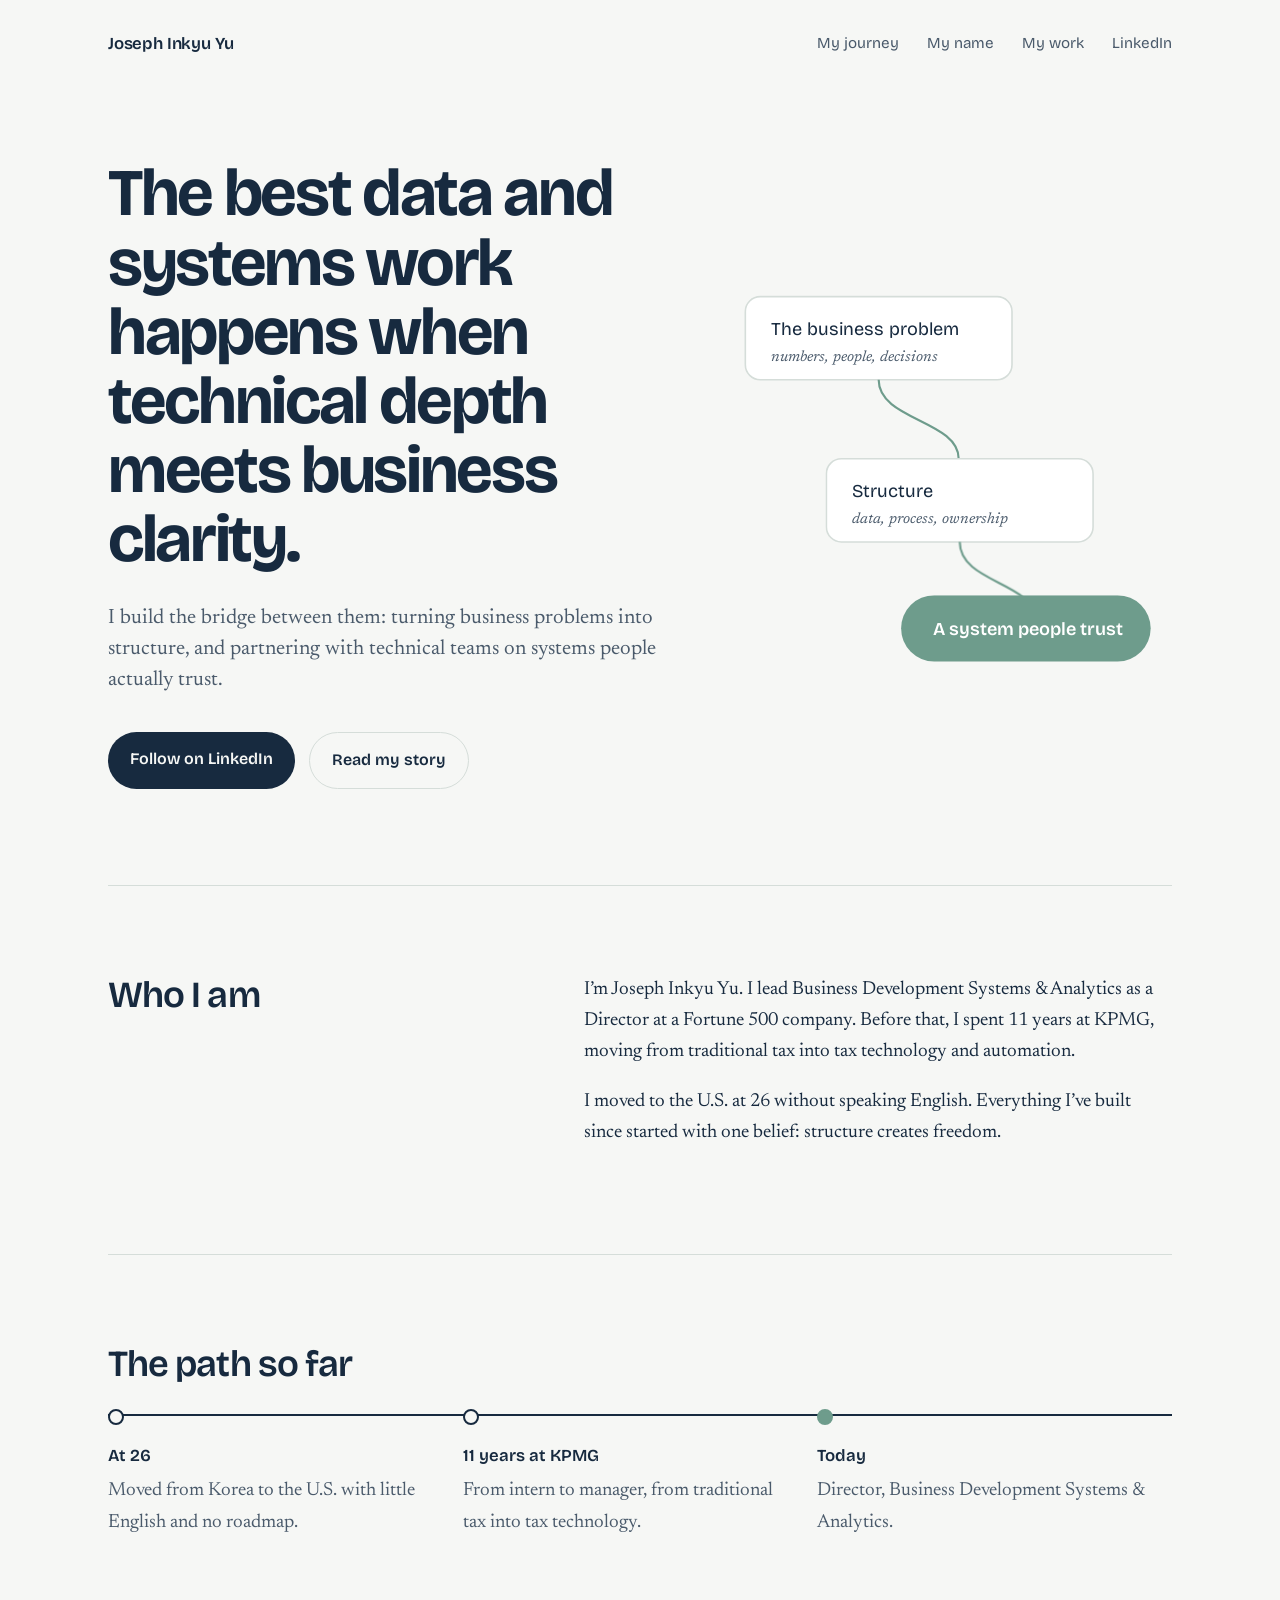
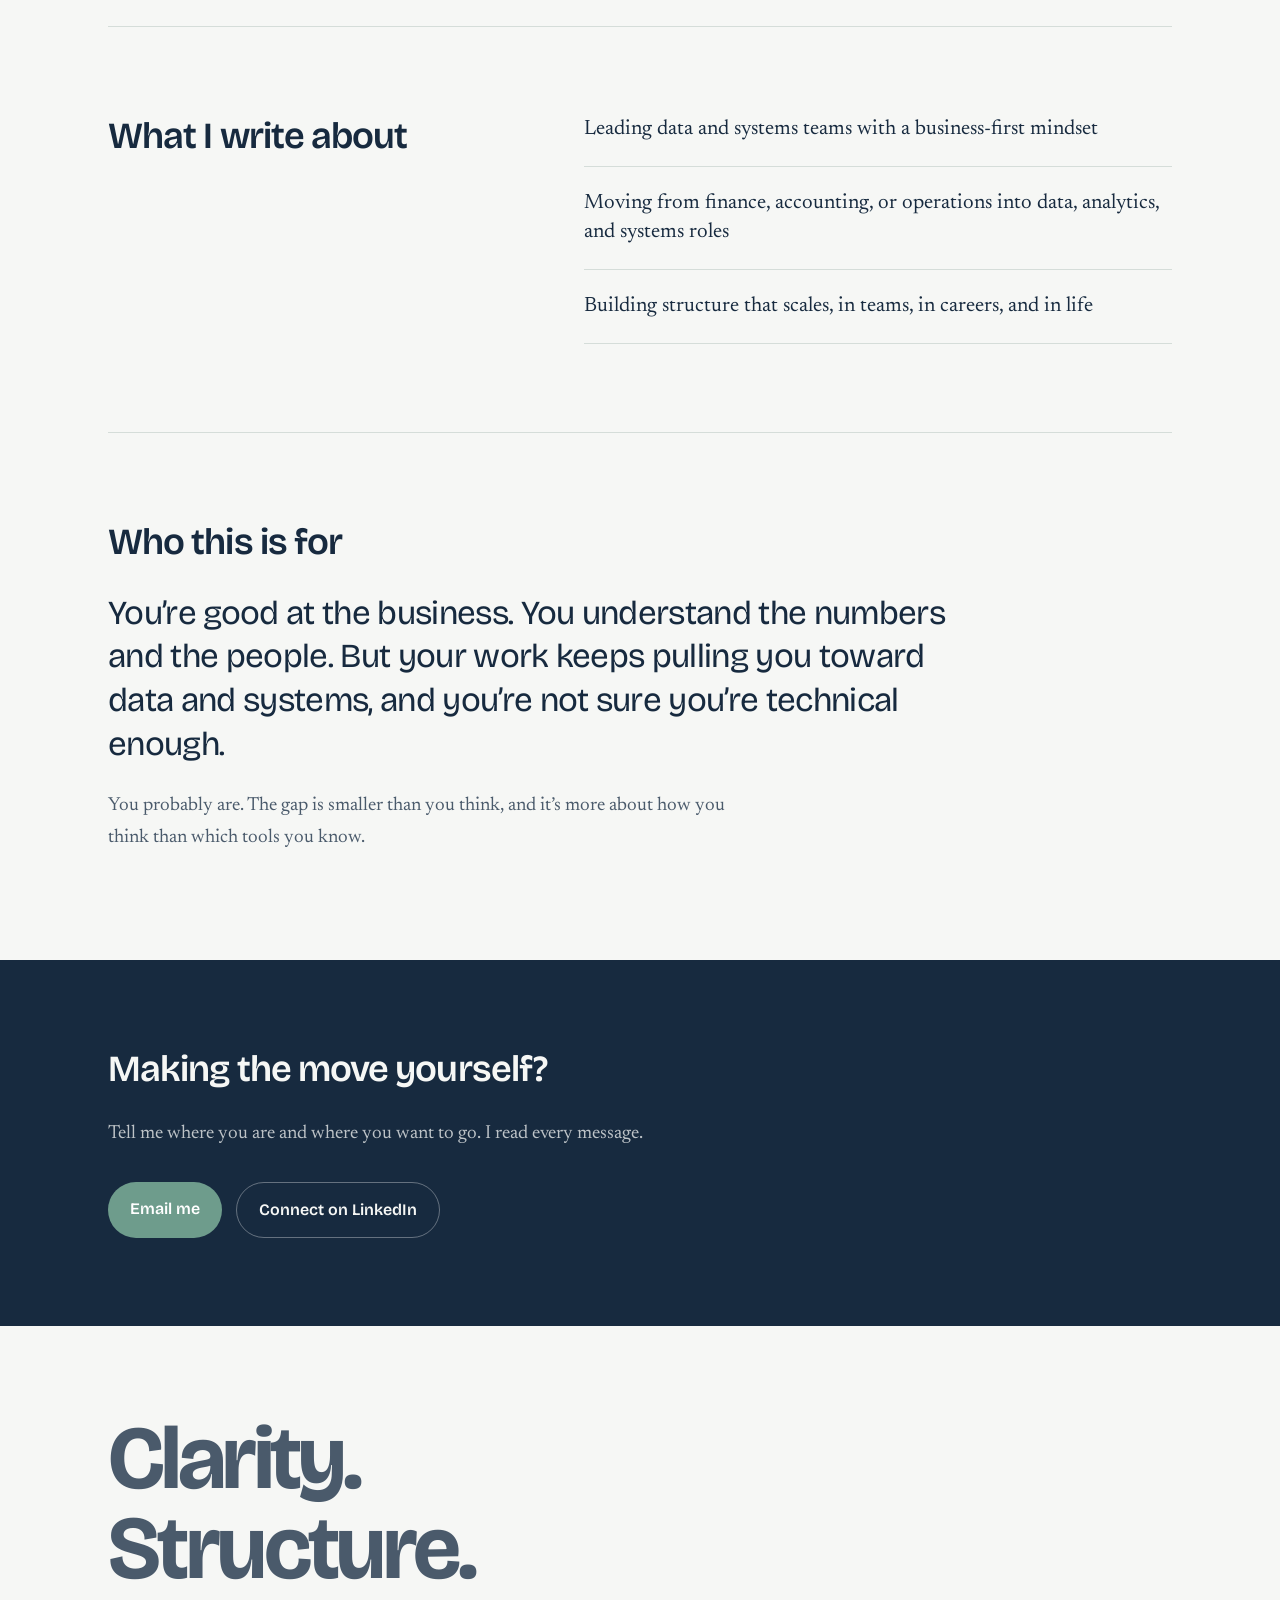
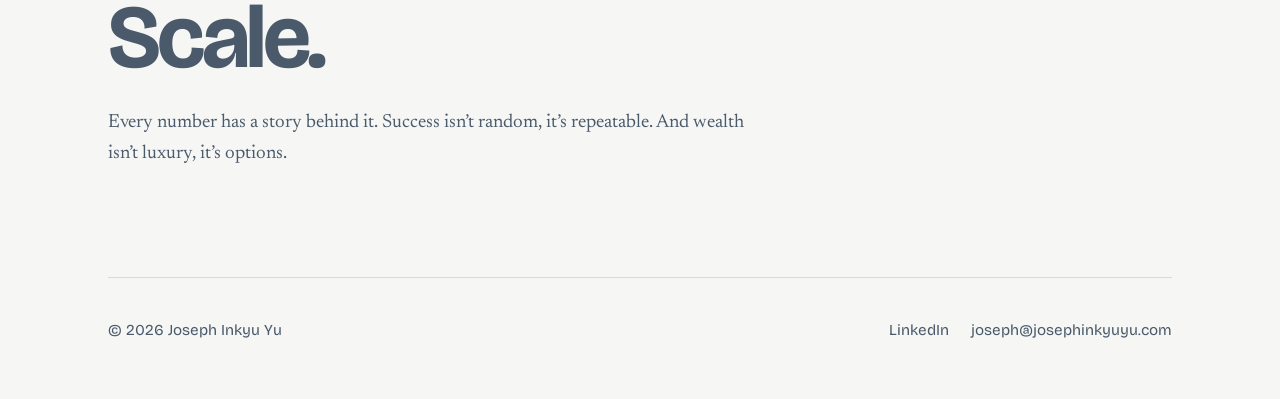
<file: index.html>
<!DOCTYPE html>
<html lang="en">
<head>
<meta charset="utf-8">
<meta name="viewport" content="width=device-width, initial-scale=1">
<title>Joseph Inkyu Yu | Business-first data & systems leadership</title>
<meta name="description" content="Joseph Inkyu Yu leads data and systems with a business-first mindset. Writing about how people from finance, accounting, and operations grow into data and systems roles.">
<meta property="og:title" content="Joseph Inkyu Yu">
<meta property="og:description" content="The best data and systems work happens when technical depth meets business clarity.">
<meta property="og:url" content="https://josephinkyuyu.com">
<link rel="preconnect" href="https://fonts.googleapis.com">
<link rel="preconnect" href="https://fonts.gstatic.com" crossorigin>
<link href="https://fonts.googleapis.com/css2?family=Bricolage+Grotesque:opsz,wght@12..96,400;12..96,600;12..96,700&family=Newsreader:ital,opsz,wght@0,6..72,400;0,6..72,500;1,6..72,400&display=swap" rel="stylesheet">
<link rel="stylesheet" href="/styles.css">
</head>
<body>
<div class="wrap">
  <header class="site">
    <a class="name" href="/">Joseph Inkyu Yu</a>
    <nav aria-label="Main">
      <ul>
        <li><a href="/my-journey">My journey</a></li>
        <li><a href="/the-story-behind-my-name">My name</a></li>
        <li><a href="/my-work">My work</a></li>
        <li><a href="https://linkedin.com/in/josephinkyuyu">LinkedIn</a></li>
      </ul>
    </nav>
  </header>

  <main>
    <div class="hero">
      <div>
        <h1>The best data and systems work happens when technical depth meets business clarity.</h1>
        <p class="measure">I build the bridge between them: turning business problems into structure, and partnering with technical teams on systems people actually trust.</p>
        <div class="actions">
          <a class="btn btn-primary" href="https://linkedin.com/in/josephinkyuyu">Follow on LinkedIn</a>
          <a class="btn btn-quiet" href="/my-journey">Read my story</a>
        </div>
      </div>

      <div class="system" aria-hidden="true">
        <svg viewBox="0 0 420 380" role="img">
          <rect class="node" x="20" y="24" width="250" height="78" rx="14"/>
          <text x="44" y="60">The business problem</text>
          <text class="sub" x="44" y="84">numbers, people, decisions</text>

          <path class="flow" d="M145 102 C 145 140, 220 140, 220 176"/>

          <g class="late l1">
            <rect class="node" x="96" y="176" width="250" height="78" rx="14"/>
            <text x="120" y="212">Structure</text>
            <text class="sub" x="120" y="236">data, process, ownership</text>
          </g>

          <path class="flow f2" d="M221 254 C 221 292, 290 292, 290 324"/>

          <g class="late l2">
            <rect class="node-end" x="166" y="304" width="234" height="62" rx="31"/>
            <text class="node-end-text" x="196" y="341">A system people trust</text>
          </g>
        </svg>
      </div>
    </div>

    <section class="two" aria-labelledby="who">
      <h2 id="who">Who I am</h2>
      <div class="measure">
        <p>I’m Joseph Inkyu Yu. I lead Business Development Systems &amp; Analytics as a Director at a Fortune 500 company. Before that, I spent 11 years at KPMG, moving from traditional tax into tax technology and automation.</p>
        <p>I moved to the U.S. at 26 without speaking English. Everything I’ve built since started with one belief: structure creates freedom.</p>
      </div>
    </section>

    <section aria-labelledby="path">
      <h2 id="path">The path so far</h2>
      <ol class="path">
        <li><span class="when">At 26</span><span class="what">Moved from Korea to the U.S. with little English and no roadmap.</span></li>
        <li><span class="when">11 years at KPMG</span><span class="what">From intern to manager, from traditional tax into tax technology.</span></li>
        <li><span class="when">Today</span><span class="what">Director, Business Development Systems &amp; Analytics.</span></li>
      </ol>
    </section>

    <section class="two" aria-labelledby="write">
      <h2 id="write">What I write about</h2>
      <ul class="topics">
        <li>Leading data and systems teams with a business-first mindset</li>
        <li>Moving from finance, accounting, or operations into data, analytics, and systems roles</li>
        <li>Building structure that scales, in teams, in careers, and in life</li>
      </ul>
    </section>

    <section class="for-you" aria-labelledby="for">
      <h2 id="for">Who this is for</h2>
      <blockquote>You’re good at the business. You understand the numbers and the people. But your work keeps pulling you toward data and systems, and you’re not sure you’re technical enough.</blockquote>
      <p class="measure">You probably are. The gap is smaller than you think, and it’s more about how you think than which tools you know.</p>
    </section>
  </main>
</div>

<section class="start" aria-labelledby="start">
  <div class="wrap">
    <h2 id="start">Making the move yourself?</h2>
    <p class="measure">Tell me where you are and where you want to go. I read every message.</p>
    <div class="actions">
      <a class="btn btn-primary" href="mailto:joseph@josephinkyuyu.com?subject=MOVE">Email me</a>
      <a class="btn btn-quiet" href="https://linkedin.com/in/josephinkyuyu">Connect on LinkedIn</a>
    </div>
  </div>
</section>

<div class="wrap">
  <section class="belief" aria-label="Philosophy" style="border-top:none">
    <p class="big">Clarity.<br>Structure.<br>Scale.</p>
    <p class="measure">Every number has a story behind it. Success isn’t random, it’s repeatable. And wealth isn’t luxury, it’s options.</p>
  </section>

  <footer>
    <span>© 2026 Joseph Inkyu Yu</span>
    <ul>
      <li><a href="https://linkedin.com/in/josephinkyuyu">LinkedIn</a></li>
      <li><a href="mailto:joseph@josephinkyuyu.com">joseph@josephinkyuyu.com</a></li>
    </ul>
  </footer>
</div>
</body>
</html>
</file>
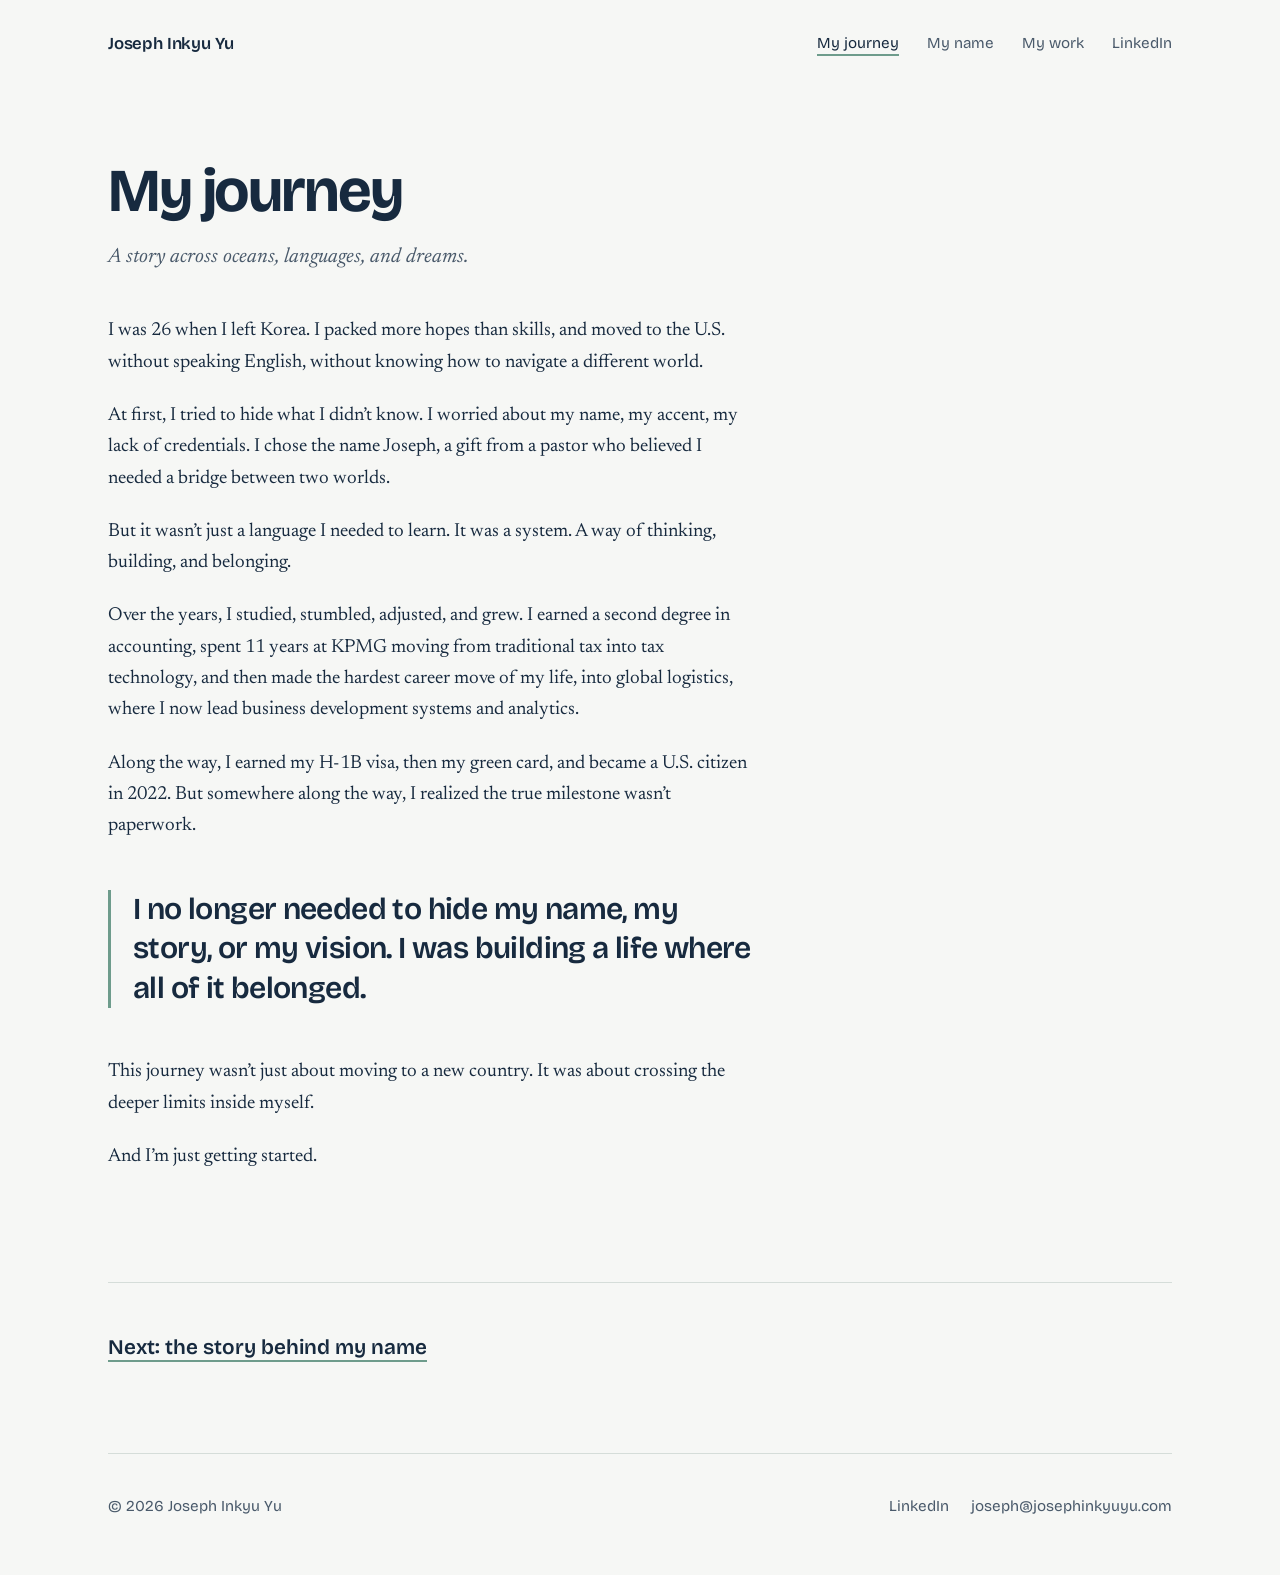
<file: my-journey/index.html>
<!DOCTYPE html>
<html lang="en">
<head>
<meta charset="utf-8">
<meta name="viewport" content="width=device-width, initial-scale=1">
<title>My journey | Joseph Inkyu Yu</title>
<meta name="description" content="From Korea at 26 with little English to leading data and systems at a Fortune 500 company.">
<link rel="preconnect" href="https://fonts.googleapis.com">
<link rel="preconnect" href="https://fonts.gstatic.com" crossorigin>
<link href="https://fonts.googleapis.com/css2?family=Bricolage+Grotesque:opsz,wght@12..96,400;12..96,600;12..96,700&family=Newsreader:ital,opsz,wght@0,6..72,400;0,6..72,500;1,6..72,400&display=swap" rel="stylesheet">
<link rel="stylesheet" href="/styles.css">
</head>
<body>
<div class="wrap">
  <header class="site">
    <a class="name" href="/">Joseph Inkyu Yu</a>
    <nav aria-label="Main"><ul><li><a href="/my-journey" aria-current="page">My journey</a></li><li><a href="/the-story-behind-my-name">My name</a></li><li><a href="/my-work">My work</a></li><li><a href="https://linkedin.com/in/josephinkyuyu">LinkedIn</a></li></ul></nav>
  </header>
  <main>
    <div class="page-head">
      <h1>My journey</h1>
      <p class="lede">A story across oceans, languages, and dreams.</p>
    </div>
    <div class="prose">
      <p>I was 26 when I left Korea. I packed more hopes than skills, and moved to the U.S. without speaking English, without knowing how to navigate a different world.</p>
      <p>At first, I tried to hide what I didn’t know. I worried about my name, my accent, my lack of credentials. I chose the name Joseph, a gift from a pastor who believed I needed a bridge between two worlds.</p>
      <p>But it wasn’t just a language I needed to learn. It was a system. A way of thinking, building, and belonging.</p>
      <p>Over the years, I studied, stumbled, adjusted, and grew. I earned a second degree in accounting, spent 11 years at KPMG moving from traditional tax into tax technology, and then made the hardest career move of my life, into global logistics, where I now lead business development systems and analytics.</p>
      <p>Along the way, I earned my H-1B visa, then my green card, and became a U.S. citizen in 2022. But somewhere along the way, I realized the true milestone wasn’t paperwork.</p>
      <p class="pull">I no longer needed to hide my name, my story, or my vision. I was building a life where all of it belonged.</p>
      <p>This journey wasn’t just about moving to a new country. It was about crossing the deeper limits inside myself.</p>
      <p>And I’m just getting started.</p>
    </div>
    <div class="next"><a href="/the-story-behind-my-name">Next: the story behind my name</a></div>
  </main>
  <footer>
    <span>© 2026 Joseph Inkyu Yu</span>
    <ul>
      <li><a href="https://linkedin.com/in/josephinkyuyu">LinkedIn</a></li>
      <li><a href="mailto:joseph@josephinkyuyu.com">joseph@josephinkyuyu.com</a></li>
    </ul>
  </footer>
</div>
</body>
</html>
</file>
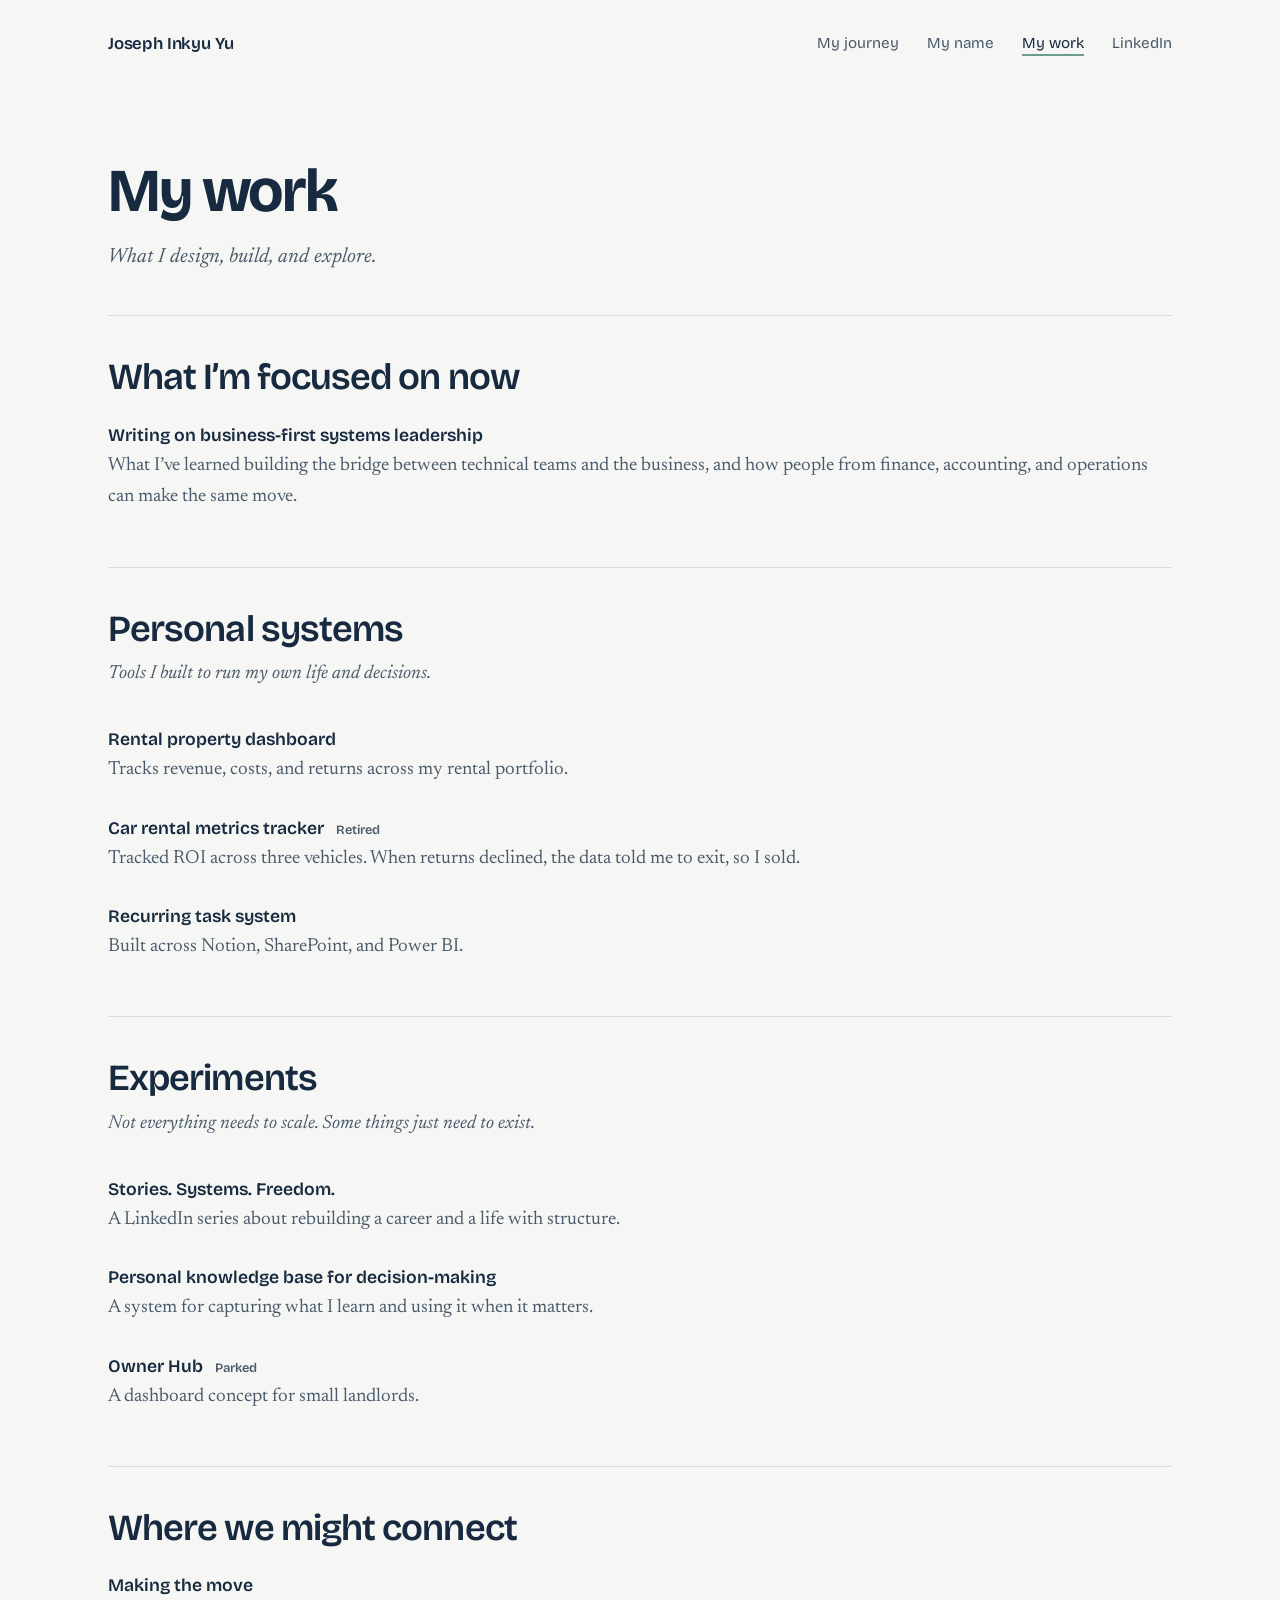
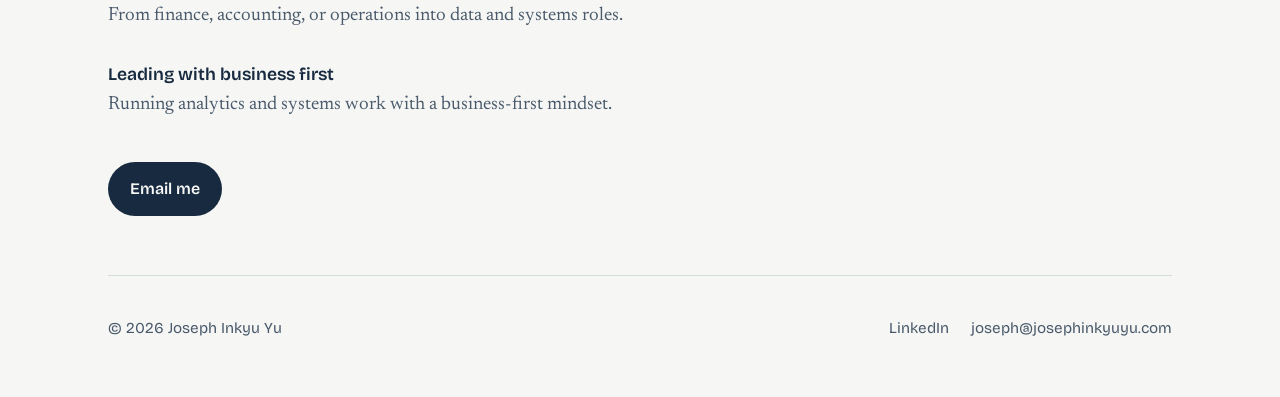
<file: my-work/index.html>
<!DOCTYPE html>
<html lang="en">
<head>
<meta charset="utf-8">
<meta name="viewport" content="width=device-width, initial-scale=1">
<title>My work | Joseph Inkyu Yu</title>
<meta name="description" content="What Joseph Inkyu Yu designs, builds, and explores.">
<link rel="preconnect" href="https://fonts.googleapis.com">
<link rel="preconnect" href="https://fonts.gstatic.com" crossorigin>
<link href="https://fonts.googleapis.com/css2?family=Bricolage+Grotesque:opsz,wght@12..96,400;12..96,600;12..96,700&family=Newsreader:ital,opsz,wght@0,6..72,400;0,6..72,500;1,6..72,400&display=swap" rel="stylesheet">
<link rel="stylesheet" href="/styles.css">
</head>
<body>
<div class="wrap">
  <header class="site">
    <a class="name" href="/">Joseph Inkyu Yu</a>
    <nav aria-label="Main"><ul><li><a href="/my-journey">My journey</a></li><li><a href="/the-story-behind-my-name">My name</a></li><li><a href="/my-work" aria-current="page">My work</a></li><li><a href="https://linkedin.com/in/josephinkyuyu">LinkedIn</a></li></ul></nav>
  </header>
  <main>
    <div class="page-head">
      <h1>My work</h1>
      <p class="lede">What I design, build, and explore.</p>
    </div>
    <div class="work-group">
      <h2>What I’m focused on now</h2>
      <ul class="work-list">
        <li><strong>Writing on business-first systems leadership</strong><span>What I’ve learned building the bridge between technical teams and the business, and how people from finance, accounting, and operations can make the same move.</span></li>
      </ul>
    </div>
    <div class="work-group">
      <h2>Personal systems</h2>
      <p class="note">Tools I built to run my own life and decisions.</p>
      <ul class="work-list">
        <li><strong>Rental property dashboard</strong><span>Tracks revenue, costs, and returns across my rental portfolio.</span></li>
        <li><strong>Car rental metrics tracker <span class="tag">Retired</span></strong><span>Tracked ROI across three vehicles. When returns declined, the data told me to exit, so I sold.</span></li>
        <li><strong>Recurring task system</strong><span>Built across Notion, SharePoint, and Power BI.</span></li>
      </ul>
    </div>
    <div class="work-group">
      <h2>Experiments</h2>
      <p class="note">Not everything needs to scale. Some things just need to exist.</p>
      <ul class="work-list">
        <li><strong>Stories. Systems. Freedom.</strong><span>A LinkedIn series about rebuilding a career and a life with structure.</span></li>
        <li><strong>Personal knowledge base for decision-making</strong><span>A system for capturing what I learn and using it when it matters.</span></li>
        <li><strong>Owner Hub <span class="tag">Parked</span></strong><span>A dashboard concept for small landlords.</span></li>
      </ul>
    </div>
    <div class="work-group">
      <h2>Where we might connect</h2>
      <ul class="work-list">
        <li><strong>Making the move</strong><span>From finance, accounting, or operations into data and systems roles.</span></li>
        <li><strong>Leading with business first</strong><span>Running analytics and systems work with a business-first mindset.</span></li>
      </ul>
      <p style="margin-top:28px"><a class="btn btn-primary" href="mailto:joseph@josephinkyuyu.com?subject=MOVE">Email me</a></p>
    </div>
  </main>
  <footer>
    <span>© 2026 Joseph Inkyu Yu</span>
    <ul>
      <li><a href="https://linkedin.com/in/josephinkyuyu">LinkedIn</a></li>
      <li><a href="mailto:joseph@josephinkyuyu.com">joseph@josephinkyuyu.com</a></li>
    </ul>
  </footer>
</div>
</body>
</html>
</file>
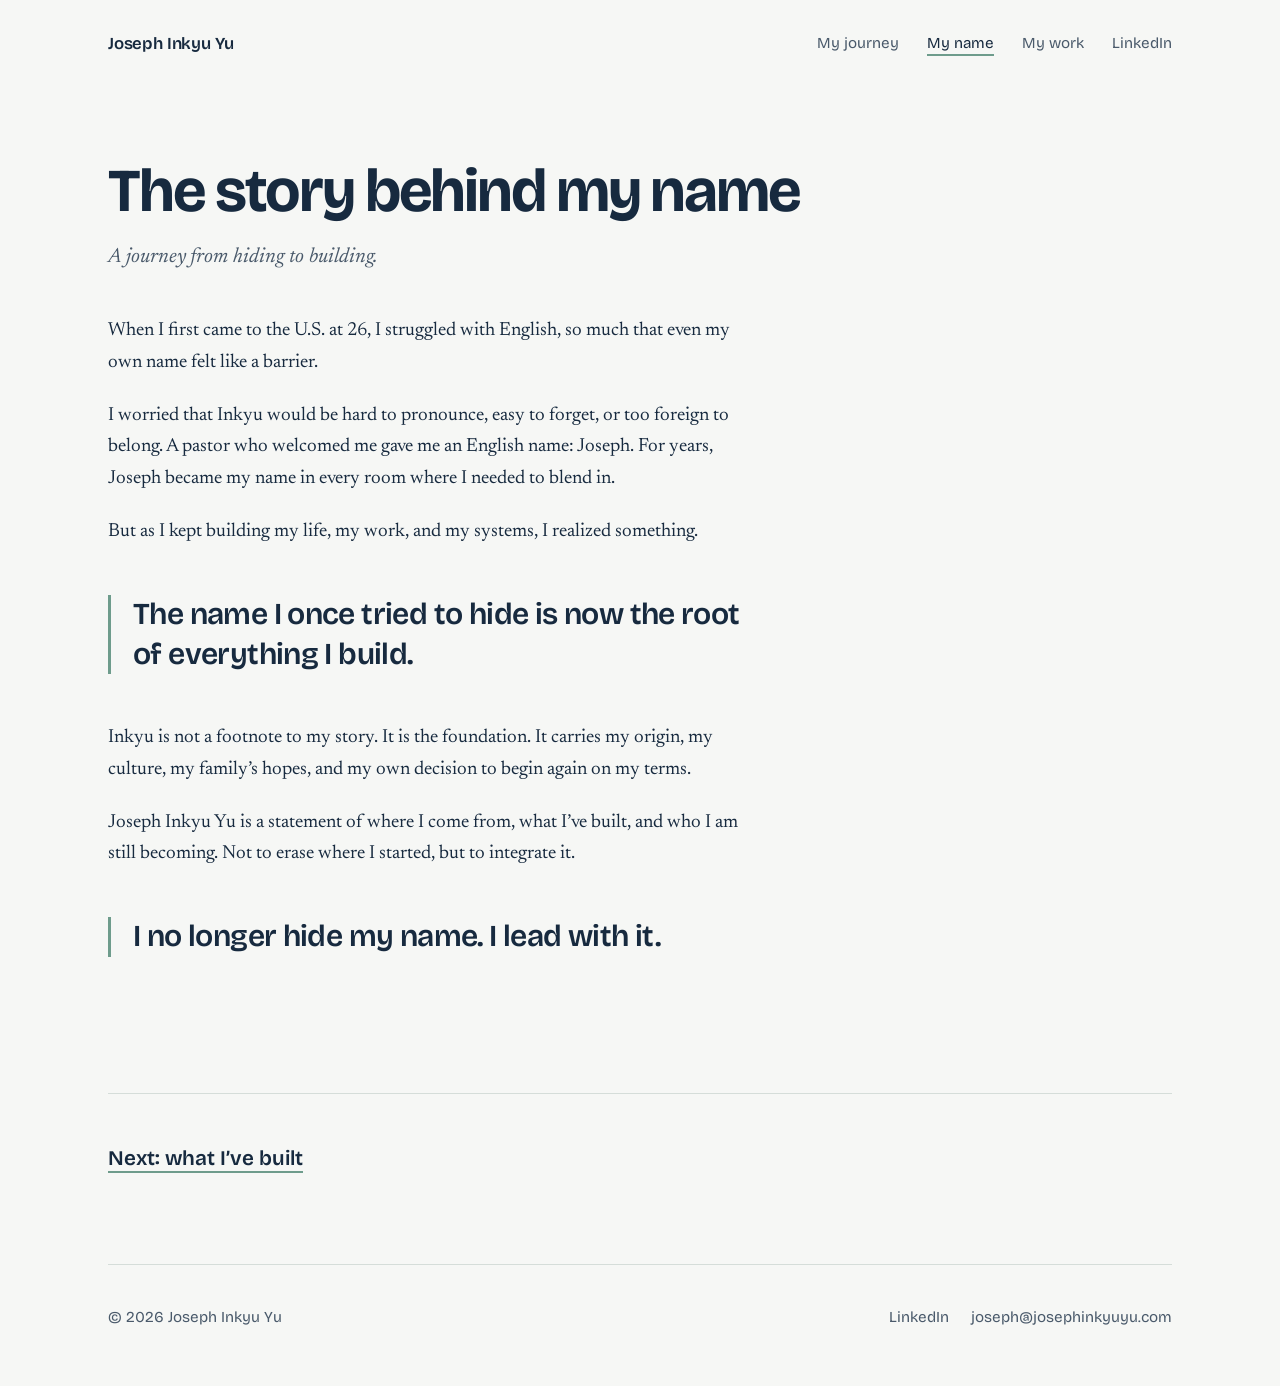
<file: the-story-behind-my-name/index.html>
<!DOCTYPE html>
<html lang="en">
<head>
<meta charset="utf-8">
<meta name="viewport" content="width=device-width, initial-scale=1">
<title>The story behind my name | Joseph Inkyu Yu</title>
<meta name="description" content="Why Joseph Inkyu Yu leads with his name instead of hiding it.">
<link rel="preconnect" href="https://fonts.googleapis.com">
<link rel="preconnect" href="https://fonts.gstatic.com" crossorigin>
<link href="https://fonts.googleapis.com/css2?family=Bricolage+Grotesque:opsz,wght@12..96,400;12..96,600;12..96,700&family=Newsreader:ital,opsz,wght@0,6..72,400;0,6..72,500;1,6..72,400&display=swap" rel="stylesheet">
<link rel="stylesheet" href="/styles.css">
</head>
<body>
<div class="wrap">
  <header class="site">
    <a class="name" href="/">Joseph Inkyu Yu</a>
    <nav aria-label="Main"><ul><li><a href="/my-journey">My journey</a></li><li><a href="/the-story-behind-my-name" aria-current="page">My name</a></li><li><a href="/my-work">My work</a></li><li><a href="https://linkedin.com/in/josephinkyuyu">LinkedIn</a></li></ul></nav>
  </header>
  <main>
    <div class="page-head">
      <h1>The story behind my name</h1>
      <p class="lede">A journey from hiding to building.</p>
    </div>
    <div class="prose">
      <p>When I first came to the U.S. at 26, I struggled with English, so much that even my own name felt like a barrier.</p>
      <p>I worried that Inkyu would be hard to pronounce, easy to forget, or too foreign to belong. A pastor who welcomed me gave me an English name: Joseph. For years, Joseph became my name in every room where I needed to blend in.</p>
      <p>But as I kept building my life, my work, and my systems, I realized something.</p>
      <p class="pull">The name I once tried to hide is now the root of everything I build.</p>
      <p>Inkyu is not a footnote to my story. It is the foundation. It carries my origin, my culture, my family’s hopes, and my own decision to begin again on my terms.</p>
      <p>Joseph Inkyu Yu is a statement of where I come from, what I’ve built, and who I am still becoming. Not to erase where I started, but to integrate it.</p>
      <p class="pull">I no longer hide my name. I lead with it.</p>
    </div>
    <div class="next"><a href="/my-work">Next: what I’ve built</a></div>
  </main>
  <footer>
    <span>© 2026 Joseph Inkyu Yu</span>
    <ul>
      <li><a href="https://linkedin.com/in/josephinkyuyu">LinkedIn</a></li>
      <li><a href="mailto:joseph@josephinkyuyu.com">joseph@josephinkyuyu.com</a></li>
    </ul>
  </footer>
</div>
</body>
</html>
</file>
<file: styles.css>
:root {
    --porcelain: #F6F7F5;
    --ink: #172A3F;
    --ink-soft: #4A5A6B;
    --celadon: #6E9C8C;
    --celadon-deep: #3F6F60;
    --line: #D5DDD9;
    --surface: #FFFFFF;
    color-scheme: light;
    --display: "Bricolage Grotesque", "Helvetica Neue", Arial, sans-serif;
    --body: "Newsreader", Georgia, "Times New Roman", serif;
  }
  @media (prefers-color-scheme: dark) {
    :root {
      --porcelain: #101B27;
      --ink: #E8EEEB;
      --ink-soft: #A8B6B0;
      --celadon: #8DBBAA;
      --celadon-deep: #A9D2C3;
      --line: #263646;
      --surface: #16232F;
      color-scheme: dark;
    }
  }
  * { box-sizing: border-box; }
  html { scroll-behavior: smooth; }
  body {
    margin: 0;
    background: var(--porcelain);
    color: var(--ink);
    font-family: var(--body);
    font-size: 1.1875rem;
    line-height: 1.65;
    -webkit-font-smoothing: antialiased;
  }
  a { color: inherit; }
  a:focus-visible, button:focus-visible { outline: 3px solid var(--celadon); outline-offset: 3px; border-radius: 2px; }
  .wrap { max-width: 1120px; margin: 0 auto; padding: 0 28px; }
  .measure { max-width: 34em; }

  /* Nav */
  header.site {
    display: flex; align-items: center; justify-content: space-between;
    padding: 28px 0; gap: 24px; flex-wrap: wrap;
  }
  .name { font-family: var(--display); font-weight: 600; font-size: 1.05rem; text-decoration: none; letter-spacing: -0.01em; }
  nav ul { list-style: none; display: flex; gap: 28px; margin: 0; padding: 0; flex-wrap: wrap; }
  nav a { font-family: var(--display); font-size: 0.95rem; text-decoration: none; color: var(--ink-soft); }
  nav a:hover { color: var(--ink); }

  /* Hero */
  .hero {
    display: grid; grid-template-columns: 1.25fr 1fr; gap: 56px; align-items: center;
    padding: 72px 0 96px;
  }
  .hero h1 {
    font-family: var(--display); font-weight: 700;
    font-size: clamp(2.4rem, 5.2vw, 4.2rem);
    line-height: 1.04; letter-spacing: -0.035em; margin: 0 0 28px;
  }
  .hero p { color: var(--ink-soft); margin: 0 0 36px; font-size: 1.3rem; line-height: 1.5; }
  .actions { display: flex; gap: 14px; flex-wrap: wrap; }
  .btn {
    font-family: var(--display); font-weight: 600; font-size: 1rem;
    padding: 14px 22px; border-radius: 999px; text-decoration: none; display: inline-block;
  }
  .btn-primary { background: var(--ink); color: var(--porcelain); }
  .btn-primary:hover { background: var(--celadon-deep); }
  .btn-quiet { border: 1.5px solid var(--line); }
  .btn-quiet:hover { border-color: var(--ink); }

  /* System diagram: the one memorable element */
  .system svg { width: 100%; height: auto; display: block; }
  .system .node { fill: var(--surface); stroke: var(--line); stroke-width: 1.5; }
  .system .node-end { fill: var(--celadon); stroke: none; }
  .system text { font-family: var(--display); font-size: 17px; fill: var(--ink); }
  .system .node-end-text { fill: #fff; font-weight: 600; }
  .system .sub { font-family: var(--body); font-size: 14px; fill: var(--ink-soft); font-style: italic; }
  .system .flow { fill: none; stroke: var(--celadon); stroke-width: 2; stroke-dasharray: 260; stroke-dashoffset: 260; animation: draw 1.1s ease-out forwards; }
  .system .flow.f2 { animation-delay: 0.9s; }
  .system .late { opacity: 0; animation: appear 0.6s ease-out forwards; }
  .system .late.l1 { animation-delay: 0.7s; }
  .system .late.l2 { animation-delay: 1.6s; }
  @keyframes draw { to { stroke-dashoffset: 0; } }
  @keyframes appear { to { opacity: 1; } }
  @media (prefers-reduced-motion: reduce) {
    .system .flow { animation: none; stroke-dashoffset: 0; }
    .system .late { animation: none; opacity: 1; }
  }

  /* Sections */
  section { padding: 88px 0; border-top: 1px solid var(--line); }
  h2 {
    font-family: var(--display); font-weight: 600; font-size: clamp(1.7rem, 3vw, 2.3rem);
    letter-spacing: -0.025em; line-height: 1.15; margin: 0 0 28px;
  }
  .two { display: grid; grid-template-columns: 1fr 1.4fr; gap: 56px; }
  .two p { margin: 0 0 18px; }

  /* Path: a real sequence, so it gets an order */
  .path { list-style: none; margin: 8px 0 0; padding: 0; display: grid; grid-template-columns: repeat(3, 1fr); gap: 0; }
  .path li { padding: 26px 26px 0 0; border-top: 2px solid var(--ink); position: relative; }
  .path li::before {
    content: ""; position: absolute; top: -7px; left: 0; width: 12px; height: 12px;
    border-radius: 50%; background: var(--porcelain); border: 2px solid var(--ink);
  }
  .path li:last-child::before { background: var(--celadon); border-color: var(--celadon); }
  .path .when { font-family: var(--display); font-weight: 600; font-size: 1.05rem; display: block; margin-bottom: 6px; }
  .path .what { color: var(--ink-soft); }

  .topics { list-style: none; margin: 0; padding: 0; }
  .topics li { padding: 22px 0; border-bottom: 1px solid var(--line); font-size: 1.3rem; line-height: 1.4; }
  .topics li:first-child { padding-top: 0; }

  .for-you blockquote {
    margin: 0; font-family: var(--display); font-weight: 400;
    font-size: clamp(1.5rem, 2.8vw, 2.1rem); line-height: 1.3; letter-spacing: -0.02em; max-width: 26em;
  }
  .for-you p { color: var(--ink-soft); margin-top: 24px; }

  .start { background: var(--ink); color: var(--porcelain); border-top: none; }
  .start h2 { color: var(--porcelain); }
  .start p { color: color-mix(in srgb, var(--porcelain) 75%, transparent); margin: 0 0 32px; }
  .start .btn-primary { background: var(--celadon); color: #fff; }
  .start .btn-primary:hover { background: var(--celadon-deep); color: var(--ink); }
  .start .btn-quiet { border-color: color-mix(in srgb, var(--porcelain) 35%, transparent); color: var(--porcelain); }
  .start .btn-quiet:hover { border-color: var(--porcelain); }

  .belief { text-align: left; }
  .belief .big {
    font-family: var(--display); font-weight: 700; letter-spacing: -0.04em; line-height: 1;
    font-size: clamp(2.6rem, 7vw, 5.6rem); margin: 0 0 24px;
  }
  .belief p { color: var(--ink-soft); }

  footer { padding: 40px 0 56px; border-top: 1px solid var(--line); font-family: var(--display); font-size: 0.95rem; color: var(--ink-soft); display: flex; justify-content: space-between; gap: 20px; flex-wrap: wrap; }
  footer a { text-decoration: none; }
  footer a:hover { color: var(--ink); }
  footer ul { list-style: none; display: flex; gap: 22px; margin: 0; padding: 0; flex-wrap: wrap; }

  @media (max-width: 820px) {
    .hero { grid-template-columns: 1fr; padding: 40px 0 64px; gap: 40px; }
    .two { grid-template-columns: 1fr; gap: 8px; }
    .path { grid-template-columns: 1fr; gap: 28px; }
    .path li { padding-right: 0; }
    section { padding: 64px 0; }
    nav ul { gap: 18px; }
  }

/* Story pages */
.page-head { padding: 72px 0 40px; }
.page-head h1 {
  font-family: var(--display); font-weight: 700; letter-spacing: -0.035em; line-height: 1.05;
  font-size: clamp(2.4rem, 5vw, 3.8rem); margin: 0 0 18px; max-width: 16em;
}
.page-head .lede { color: var(--ink-soft); font-size: 1.3rem; font-style: italic; margin: 0; }
.prose { max-width: 34em; padding-bottom: 88px; }
.prose p { margin: 0 0 1.15em; }
.prose h2 { margin-top: 64px; }
.prose .pull {
  font-family: var(--display); font-weight: 600; font-size: clamp(1.45rem, 2.6vw, 1.9rem);
  line-height: 1.3; letter-spacing: -0.02em; margin: 48px 0; padding-left: 22px;
  border-left: 3px solid var(--celadon);
}
.prose ul { padding-left: 1.1em; margin: 0 0 1.4em; }
.prose li { margin-bottom: 0.5em; }
.work-group { padding: 40px 0; border-top: 1px solid var(--line); }
.work-group h2 { margin: 0 0 8px; }
.work-group .note { color: var(--ink-soft); font-style: italic; margin: 0 0 22px; }
.work-list { list-style: none; padding: 0; margin: 0; }
.work-list li { padding: 14px 0; }
.work-list strong { font-family: var(--display); font-weight: 600; display: block; font-size: 1.1rem; }
.work-list span { color: var(--ink-soft); }
.tag { font-family: var(--display); font-size: 0.8rem; font-weight: 600; color: var(--celadon-deep); margin-left: 8px; }
.next { padding: 48px 0 88px; border-top: 1px solid var(--line); }
.next a { font-family: var(--display); font-weight: 600; font-size: 1.3rem; text-decoration: none; border-bottom: 2px solid var(--celadon); }
nav a[aria-current="page"] { color: var(--ink); text-decoration: underline; text-decoration-color: var(--celadon); text-underline-offset: 6px; text-decoration-thickness: 2px; }
</file>
